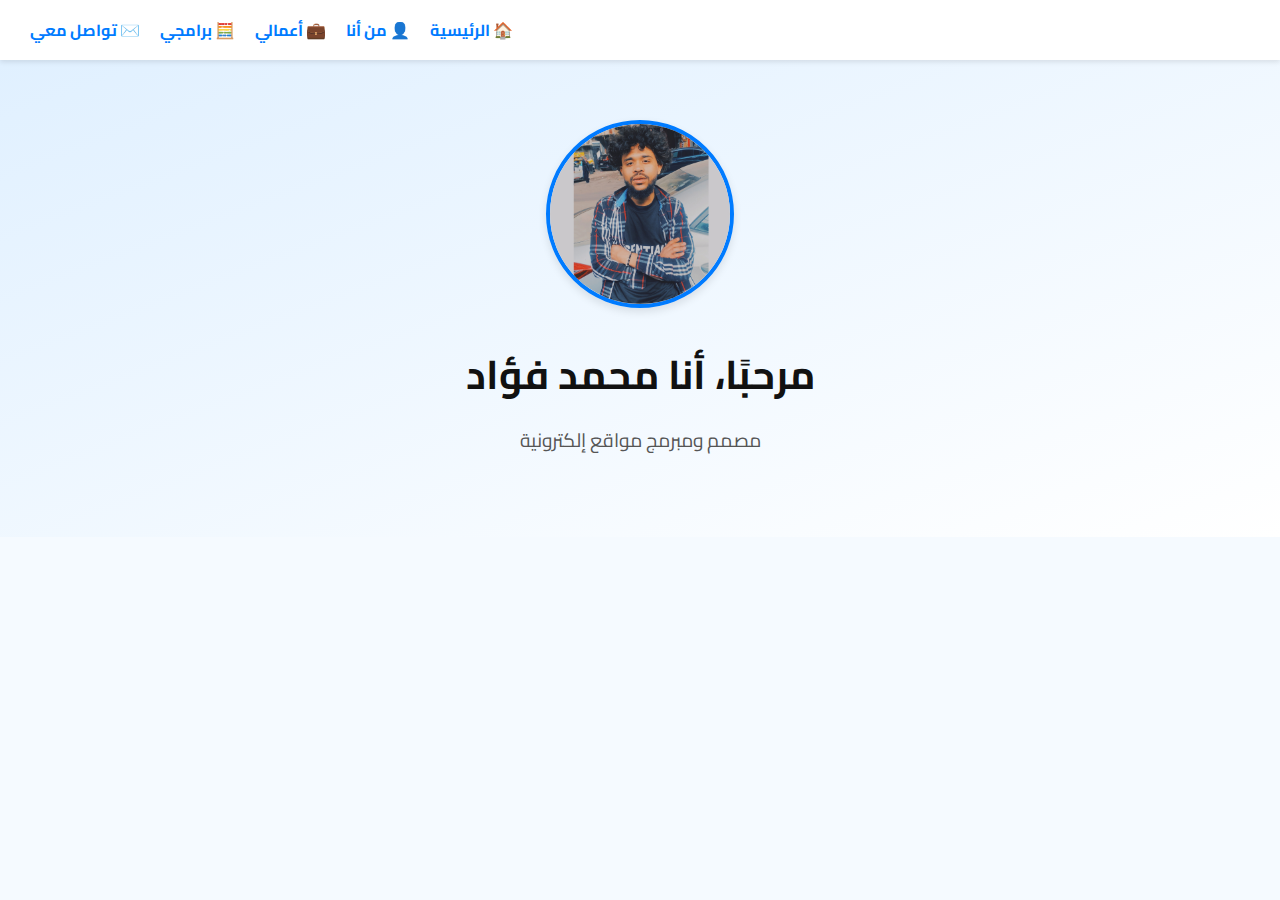
<file: index.html>
<!DOCTYPE html>
<html lang="ar" dir="rtl">
<head>
  <meta charset="UTF-8">
  <meta name="viewport" content="width=device-width, initial-scale=1.0">
  <title>موقعي الشخصي</title>
  <link rel="stylesheet" href="style.css">
  <link href="https://fonts.googleapis.com/css2?family=Cairo:wght@400;700&display=swap" rel="stylesheet">
</head>
<body>

  <nav class="navbar">
    <a href="index.html">🏠 الرئيسية</a>
    <a href="about.html">👤 من أنا</a>
    <a href="projects.html">💼 أعمالي</a>
    <a href="tools.html">🧮 برامجي</a>
    <a href="contact.html">✉️ تواصل معي</a>
  </nav>

  <header class="hero">
    <div class="content">
      <img src="myphoto.jpg" alt="صورتي الشخصية" class="profile-pic">
      <h1>مرحبًا، أنا محمد فؤاد</h1>
      <p class="subtitle">مصمم ومبرمج مواقع إلكترونية</p>
    </div>
  </header>

</body>
</html>
</file>
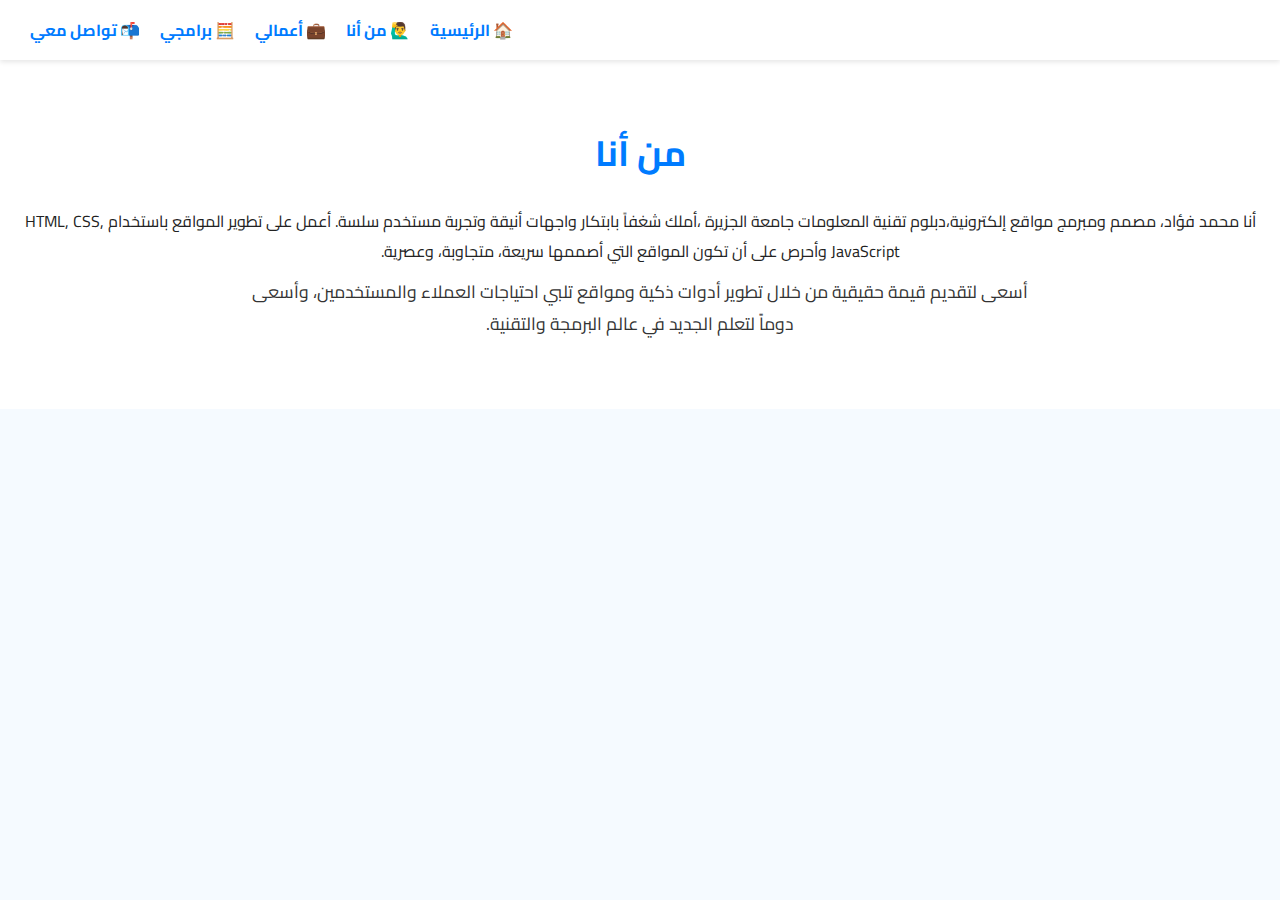
<file: about.html>
<!DOCTYPE html>
<html lang="ar" dir="rtl">
<head>
  <meta charset="UTF-8">
  <meta name="viewport" content="width=device-width, initial-scale=1.0">
  <title>من أنا - موقعي الشخصي</title>
  <link rel="stylesheet" href="style.css">
  <link href="https://fonts.googleapis.com/css2?family=Cairo:wght@400;700&display=swap" rel="stylesheet">
</head>
<body>

  <!-- شريط التنقل -->
  <nav class="navbar">
    <a href="index.html">🏠 الرئيسية</a>
    <a href="about.html">🙋‍♂️ من أنا</a>
    <a href="projects.html">💼 أعمالي</a>
    <a href="tools.html">🧮 برامجي</a>
    <a href="contact.html">📬 تواصل معي</a>
  </nav>

  <!-- محتوى الصفحة -->
  <section class="about-section">
    <div class="container">
      <h1 class="section-title">من أنا</h1>
        أنا محمد فؤاد، مصمم ومبرمج مواقع إلكترونية،دبلوم تقنية المعلومات جامعة الجزيرة ،أملك شغفاً بابتكار واجهات أنيقة وتجربة مستخدم سلسة. أعمل على تطوير المواقع باستخدام HTML, CSS, JavaScript وأحرص على أن تكون المواقع التي أصممها سريعة، متجاوبة، وعصرية.
<p class="about-text">
</p>
      <p class="about-text">
        أسعى لتقديم قيمة حقيقية من خلال تطوير أدوات ذكية ومواقع تلبي احتياجات العملاء والمستخدمين، وأسعى دوماً لتعلم الجديد في عالم البرمجة والتقنية.
      </p>
    </div>
  </section>

</body>
</html>
</file>
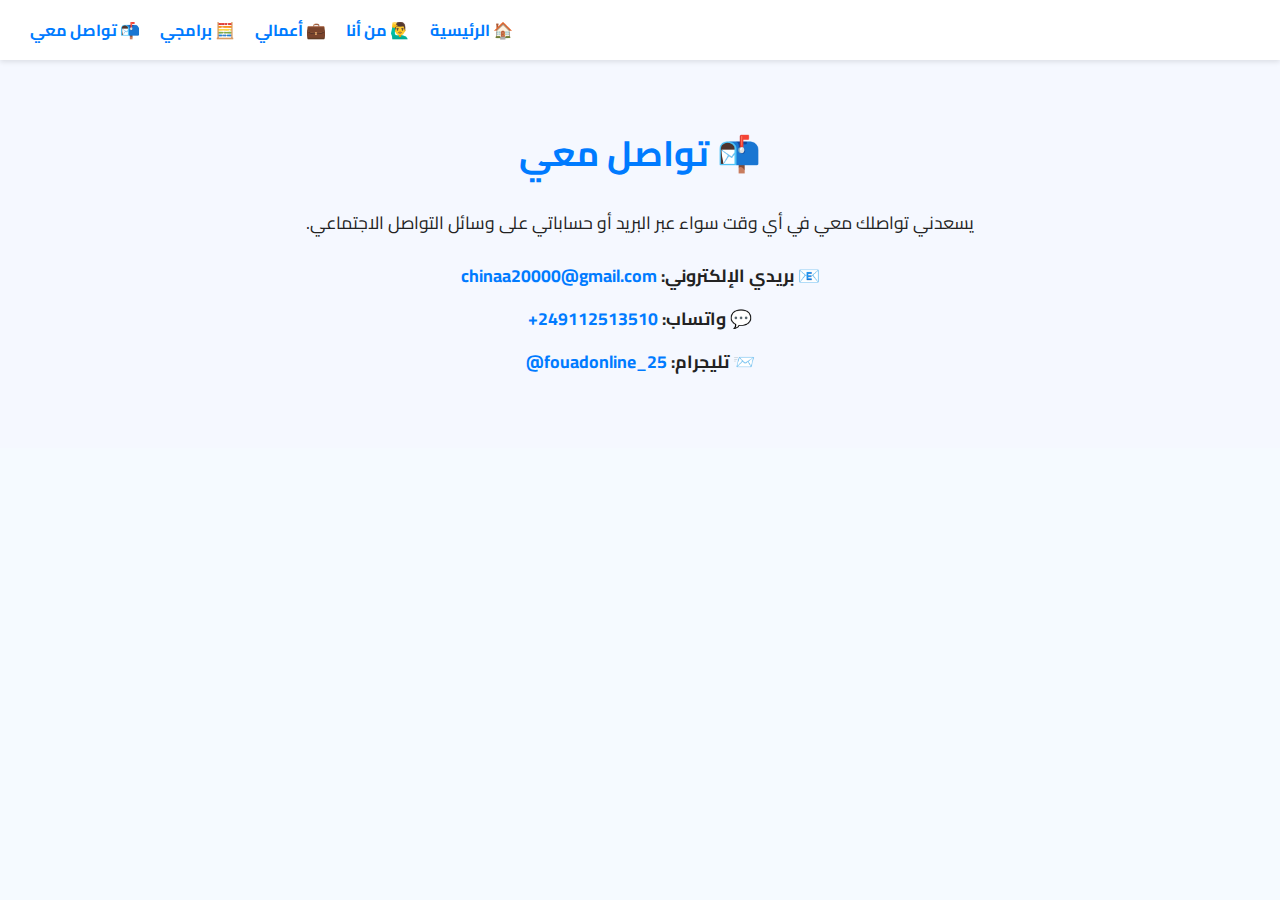
<file: contact.html>
<!DOCTYPE html>
<html lang="ar" dir="rtl">
<head>
  <meta charset="UTF-8" />
  <meta name="viewport" content="width=device-width, initial-scale=1.0"/>
  <title>تواصل معي - موقعي الشخصي</title>
  <link rel="stylesheet" href="style.css" />
  <link href="https://fonts.googleapis.com/css2?family=Cairo:wght@400;700&display=swap" rel="stylesheet" />
</head>
<body>

  <!-- شريط التنقل -->
  <nav class="navbar">
    <a href="index.html">🏠 الرئيسية</a>
    <a href="about.html">🙋‍♂️ من أنا</a>
    <a href="projects.html">💼 أعمالي</a>
    <a href="tools.html">🧮 برامجي</a>
    <a href="contact.html" class="active">📬 تواصل معي</a>
  </nav>

  <!-- قسم تواصل معي -->
  <section class="contact-section">
    <div class="container">
      <h1 class="section-title">📬 تواصل معي</h1>

      <p class="contact-description">
        يسعدني تواصلك معي في أي وقت سواء عبر البريد أو حساباتي على وسائل التواصل الاجتماعي.
      </p>

      <div class="contact-info">
        <p><strong>📧 بريدي الإلكتروني:</strong> <a href="mailto:chinaa20000@gmail.com">chinaa20000@gmail.com</a></p>
        <p><strong>💬 واتساب:</strong> <a href="https://wa.me/+2499112513510" target="_blank">249112513510+</a></p>
        <p><strong>📨 تليجرام:</strong> <a href="https://t.me/fouadonline_25" target="_blank">fouadonline_25@</a></p>
      </div>

    </div>
  </section>

</body>
</html>
</file>
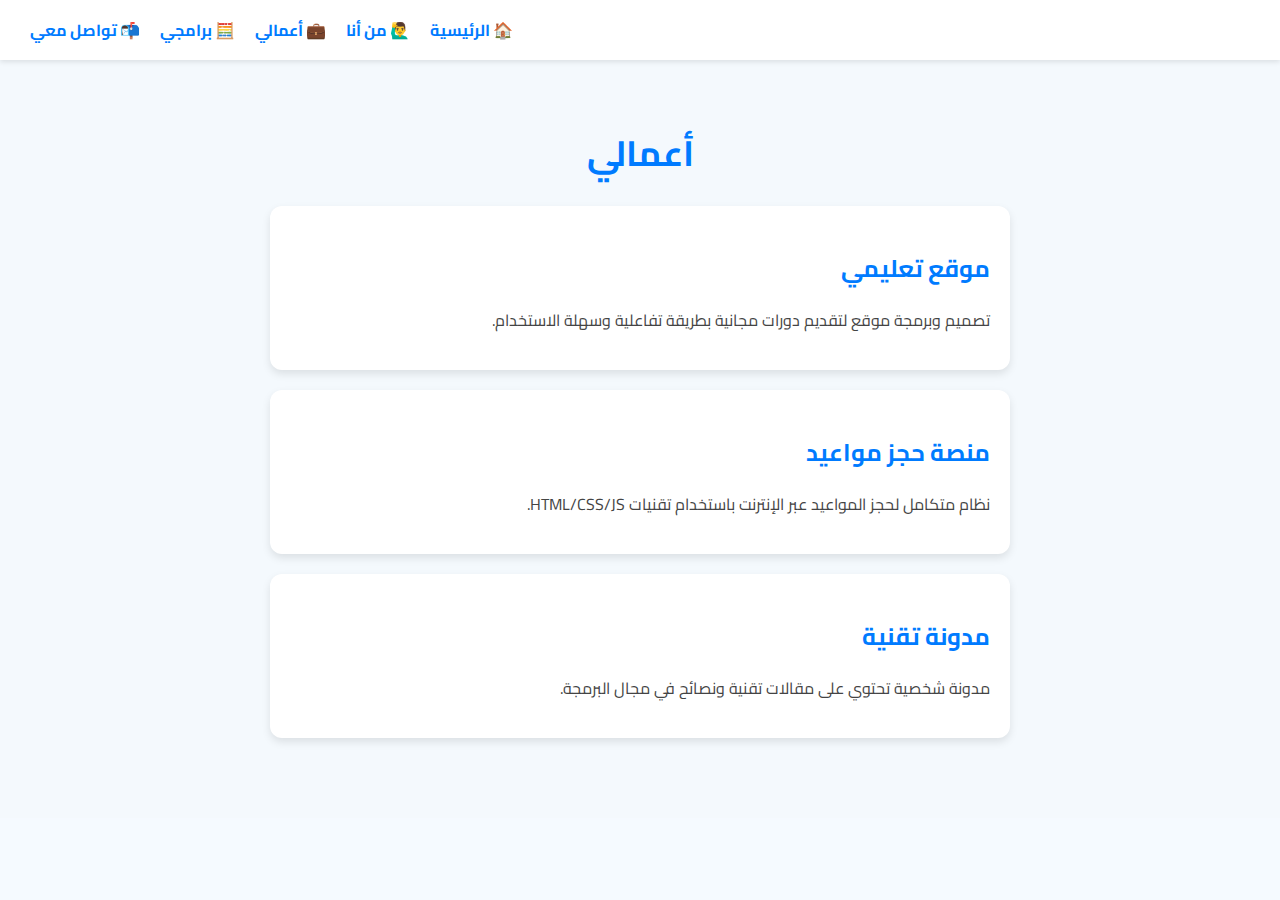
<file: projects.html>
<!DOCTYPE html>
<html lang="ar" dir="rtl">
<head>
  <meta charset="UTF-8" />
  <meta name="viewport" content="width=device-width, initial-scale=1.0" />
  <title>أعمالي - موقعي الشخصي</title>
  <link rel="stylesheet" href="style.css" />
  <link href="https://fonts.googleapis.com/css2?family=Cairo:wght@400;700&display=swap" rel="stylesheet" />
</head>
<body>

  <!-- شريط التنقل -->
  <nav class="navbar">
    <a href="index.html">🏠 الرئيسية</a>
    <a href="about.html">🙋‍♂️ من أنا</a>
    <a href="projects.html">💼 أعمالي</a>
    <a href="tools.html">🧮 برامجي</a>
    <a href="contact.html">📬 تواصل معي</a>
  </nav>

  <!-- قسم أعمالي -->
  <section class="projects-section">
    <div class="container">
      <h1 class="section-title">أعمالي</h1>

      <div class="project-card">
        <h2>موقع تعليمي</h2>
        <p>تصميم وبرمجة موقع لتقديم دورات مجانية بطريقة تفاعلية وسهلة الاستخدام.</p>
      </div>

      <div class="project-card">
        <h2>منصة حجز مواعيد</h2>
        <p>نظام متكامل لحجز المواعيد عبر الإنترنت باستخدام تقنيات HTML/CSS/JS.</p>
      </div>

      <div class="project-card">
        <h2>مدونة تقنية</h2>
        <p>مدونة شخصية تحتوي على مقالات تقنية ونصائح في مجال البرمجة.</p>
      </div>

    </div>
  </section>

</body>
</html>
</file>
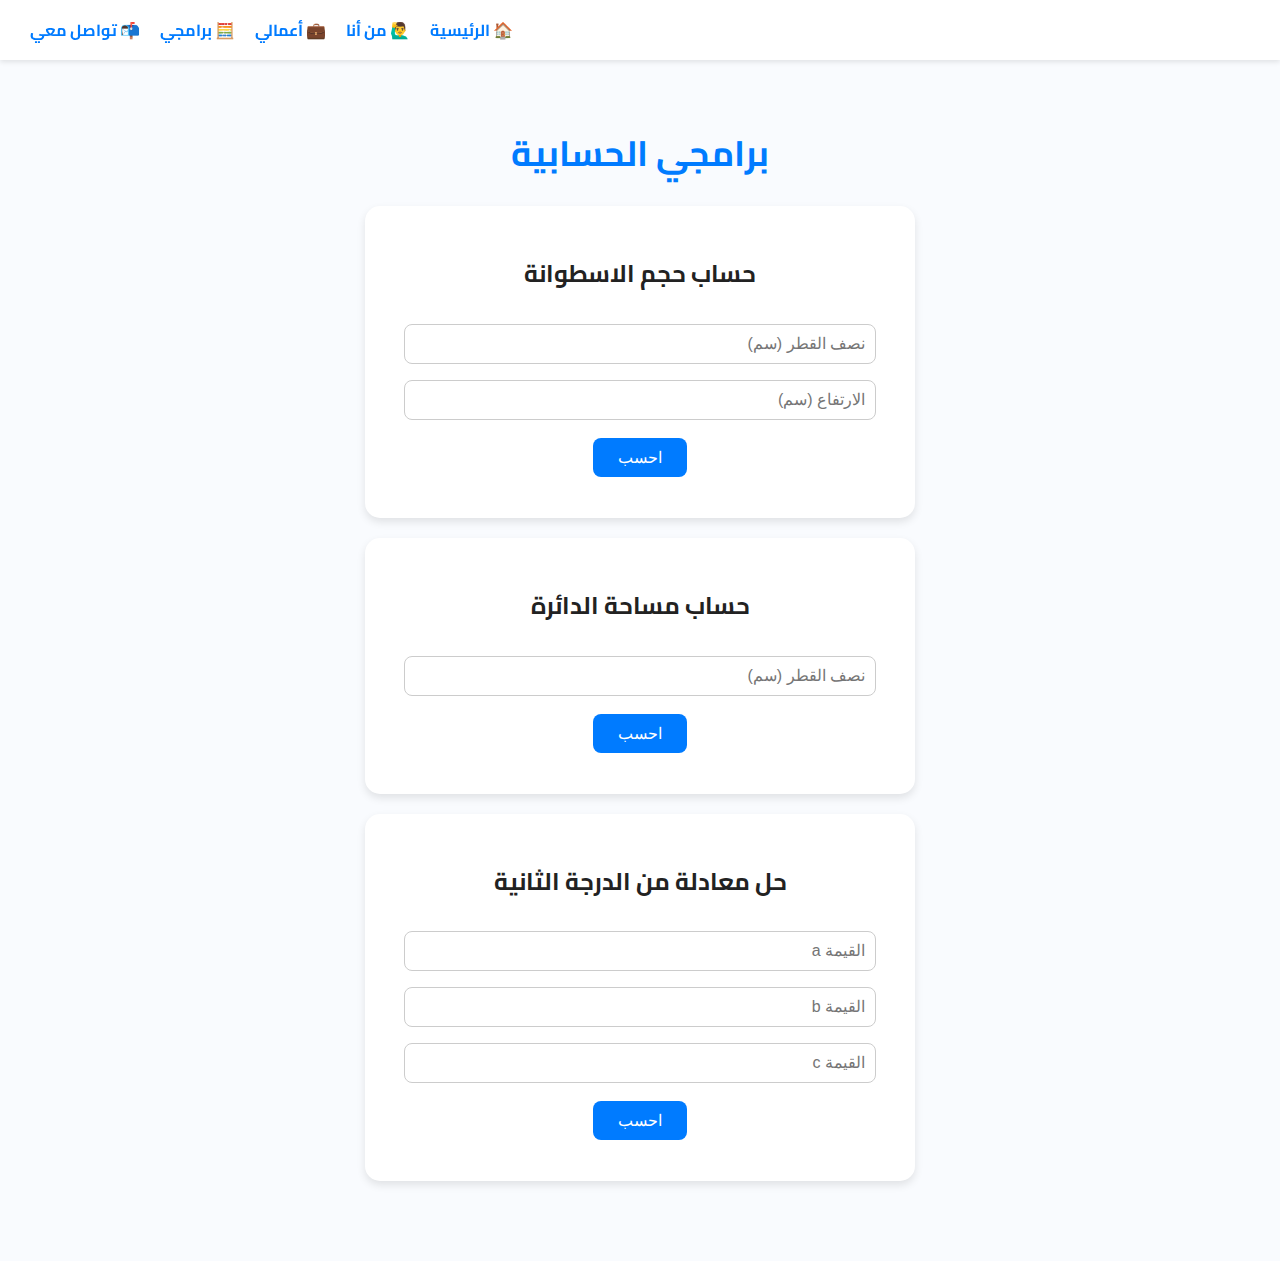
<file: tools.html>
<!DOCTYPE html>
<html lang="ar" dir="rtl">
<head>
  <meta charset="UTF-8">
  <meta name="viewport" content="width=device-width, initial-scale=1.0">
  <title>برامجي - موقعي الشخصي</title>
  <link rel="stylesheet" href="style.css">
  <link href="https://fonts.googleapis.com/css2?family=Cairo:wght@400;700&display=swap" rel="stylesheet">
</head>
<body>

  <!-- شريط التنقل -->
  <nav class="navbar">
    <a href="index.html">🏠 الرئيسية</a>
    <a href="about.html">🙋‍♂️ من أنا</a>
    <a href="projects.html">💼 أعمالي</a>
    <a href="tools.html">🧮 برامجي</a>
    <a href="contact.html">📬 تواصل معي</a>
  </nav>

  <section class="tools-section">
    <div class="container">
      <h1 class="section-title">برامجي الحسابية</h1>

      <!-- أداة حساب حجم الاسطوانة -->
      <div class="tool-card">
        <h2>حساب حجم الاسطوانة</h2>
        <input type="number" id="radius" placeholder="نصف القطر (سم)">
        <input type="number" id="height" placeholder="الارتفاع (سم)">
        <button onclick="calcCylinder()">احسب</button>
        <p id="cylinderResult"></p>
      </div>

      <!-- أداة حساب مساحة الدائرة -->
      <div class="tool-card">
        <h2>حساب مساحة الدائرة</h2>
        <input type="number" id="circleRadius" placeholder="نصف القطر (سم)">
        <button onclick="calcCircle()">احسب</button>
        <p id="circleResult"></p>
      </div>

      <!-- أداة حل معادلة من الدرجة الثانية -->
      <div class="tool-card">
        <h2>حل معادلة من الدرجة الثانية</h2>
        <input type="number" id="a" placeholder="القيمة a">
        <input type="number" id="b" placeholder="القيمة b">
        <input type="number" id="c" placeholder="القيمة c">
        <button onclick="solveQuadratic()">احسب</button>
        <p id="quadResult"></p>
      </div>
    </div>
  </section>

  <script>
    function calcCylinder() {
      const r = parseFloat(document.getElementById("radius").value);
      const h = parseFloat(document.getElementById("height").value);
      const v = Math.PI * r * r * h;
      document.getElementById("cylinderResult").textContent = "الحجم = " + v.toFixed(2) + " سم³";
    }

    function calcCircle() {
      const r = parseFloat(document.getElementById("circleRadius").value);
      const area = Math.PI * r * r;
      document.getElementById("circleResult").textContent = "المساحة = " + area.toFixed(2) + " سم²";
    }

    function solveQuadratic() {
      const a = parseFloat(document.getElementById("a").value);
      const b = parseFloat(document.getElementById("b").value);
      const c = parseFloat(document.getElementById("c").value);
      const d = b * b - 4 * a * c;
      let result;

      if (d > 0) {
        const x1 = (-b + Math.sqrt(d)) / (2 * a);
        const x2 = (-b - Math.sqrt(d)) / (2 * a);
        result = `الحلين: ${x1.toFixed(2)} و ${x2.toFixed(2)}`;
      } else if (d === 0) {
        const x = -b / (2 * a);
        result = `حل واحد: ${x.toFixed(2)}`;
      } else {
        result = "لا يوجد حلول حقيقية.";
      }

      document.getElementById("quadResult").textContent = result;
    }
  </script>

</body>
</html>
</file>
<file: style.css>
/* تنسيق عام */
body {
  margin: 0;
  padding: 0;
  font-family: 'Cairo', sans-serif;
  background-color: #f5faff;
  color: #222;
}

/* شريط التنقل */
.navbar {
  background-color: #ffffff;
  padding: 15px 30px;
  display: flex;
  justify-content: flex-end;
  gap: 20px;
  box-shadow: 0 2px 5px rgba(0, 0, 0, 0.1);
  position: sticky;
  top: 0;
  z-index: 999;
}

.navbar a {
  text-decoration: none;
  color: #007bff;
  font-weight: bold;
  transition: color 0.3s;
}

.navbar a:hover {
  color: #0056b3;
}

/* رأس الصفحة */
.hero {
  background: linear-gradient(to bottom right, #e0f0ff, #ffffff);
  padding: 60px 20px;
  text-align: center;
}

.profile-pic {
  width: 180px;
  height: 180px;
  border-radius: 50%;
  object-fit: cover;
  border: 4px solid #007bff;
  margin-bottom: 20px;
  box-shadow: 0 4px 8px rgba(0,0,0,0.1);
}

h1 {
  font-size: 2.5rem;
  margin: 0;
  color: #111;
}

.subtitle {
  font-size: 1.2rem;
  color: #555;
  margin-top: 10px;
}
/* قسم "من أنا" */
.about-section {
  padding: 60px 20px;
  background-color: #ffffff;
  text-align: center;
}

.section-title {
  font-size: 2.2rem;
  color: #007bff;
  margin-bottom: 20px;
}

.about-text {
  font-size: 1.1rem;
  line-height: 1.8;
  max-width: 800px;
  margin: 10px auto;
  color: #333;
}
/* قسم المشاريع */
.projects-section {
  padding: 60px 20px;
  background-color: #f4f9fd;
  text-align: center;
}

.project-card {
  background-color: #fff;
  margin: 20px auto;
  padding: 20px;
  border-radius: 12px;
  max-width: 700px;
  box-shadow: 0 4px 8px rgba(0,0,0,0.1);
  text-align: right;
}

.project-card h2 {
  color: #007bff;
  margin-bottom: 10px;
}

.project-card p {
  font-size: 1rem;
  color: #444;
  line-height: 1.7;
}
.tools-section {
  padding: 60px 20px;
  background-color: #f9fbfe;
  text-align: center;
}

.tool-card {
  background-color: #fff;
  padding: 25px;
  margin: 20px auto;
  border-radius: 15px;
  box-shadow: 0 4px 8px rgba(0,0,0,0.1);
  max-width: 500px;
}

.tool-card input {
  width: 90%;
  margin: 8px 0;
  padding: 10px;
  font-size: 1rem;
  border: 1px solid #ccc;
  border-radius: 8px;
}

.tool-card button {
  background-color: #007bff;
  color: white;
  border: none;
  padding: 10px 25px;
  border-radius: 8px;
  font-size: 1rem;
  cursor: pointer;
  margin-top: 10px;
}

.tool-card button:hover {
  background-color: #0056b3;
}
.contact-section {
  padding: 60px 20px;
  background-color: #f5f8ff;
  text-align: center;
}

.contact-description {
  font-size: 1.1rem;
  margin-bottom: 20px;
}

.contact-info p {
  font-size: 1.1rem;
  margin: 10px 0;
}

.contact-info a {
  color: #007bff;
  text-decoration: none;
  font-weight: bold;
}

.contact-info a:hover {
  text-decoration: underline;
}
/* ✅ تحسين التوافق مع الهواتف */
@media (max-width: 768px) {
  .navbar {
    flex-direction: column;
    align-items: flex-start;
    gap: 10px;
    padding: 10px;
  }

  .intro h1,
  .intro p,
  .section-title {
    font-size: 1.2rem;
    text-align: center;
  }

  .container {
    padding: 20px 10px;
  }

  .projects,
  .tools {
    flex-direction: column;
    align-items: center;
  }

  .project-card,
  .tool-card {
    width: 90%;
  }

  img.profile {
    width: 120px;
    height: 120px;
  }

  .contact-info p {
    font-size: 1rem;
  }

  .navbar a {
    font-size: 1rem;
  }
}
</file>
